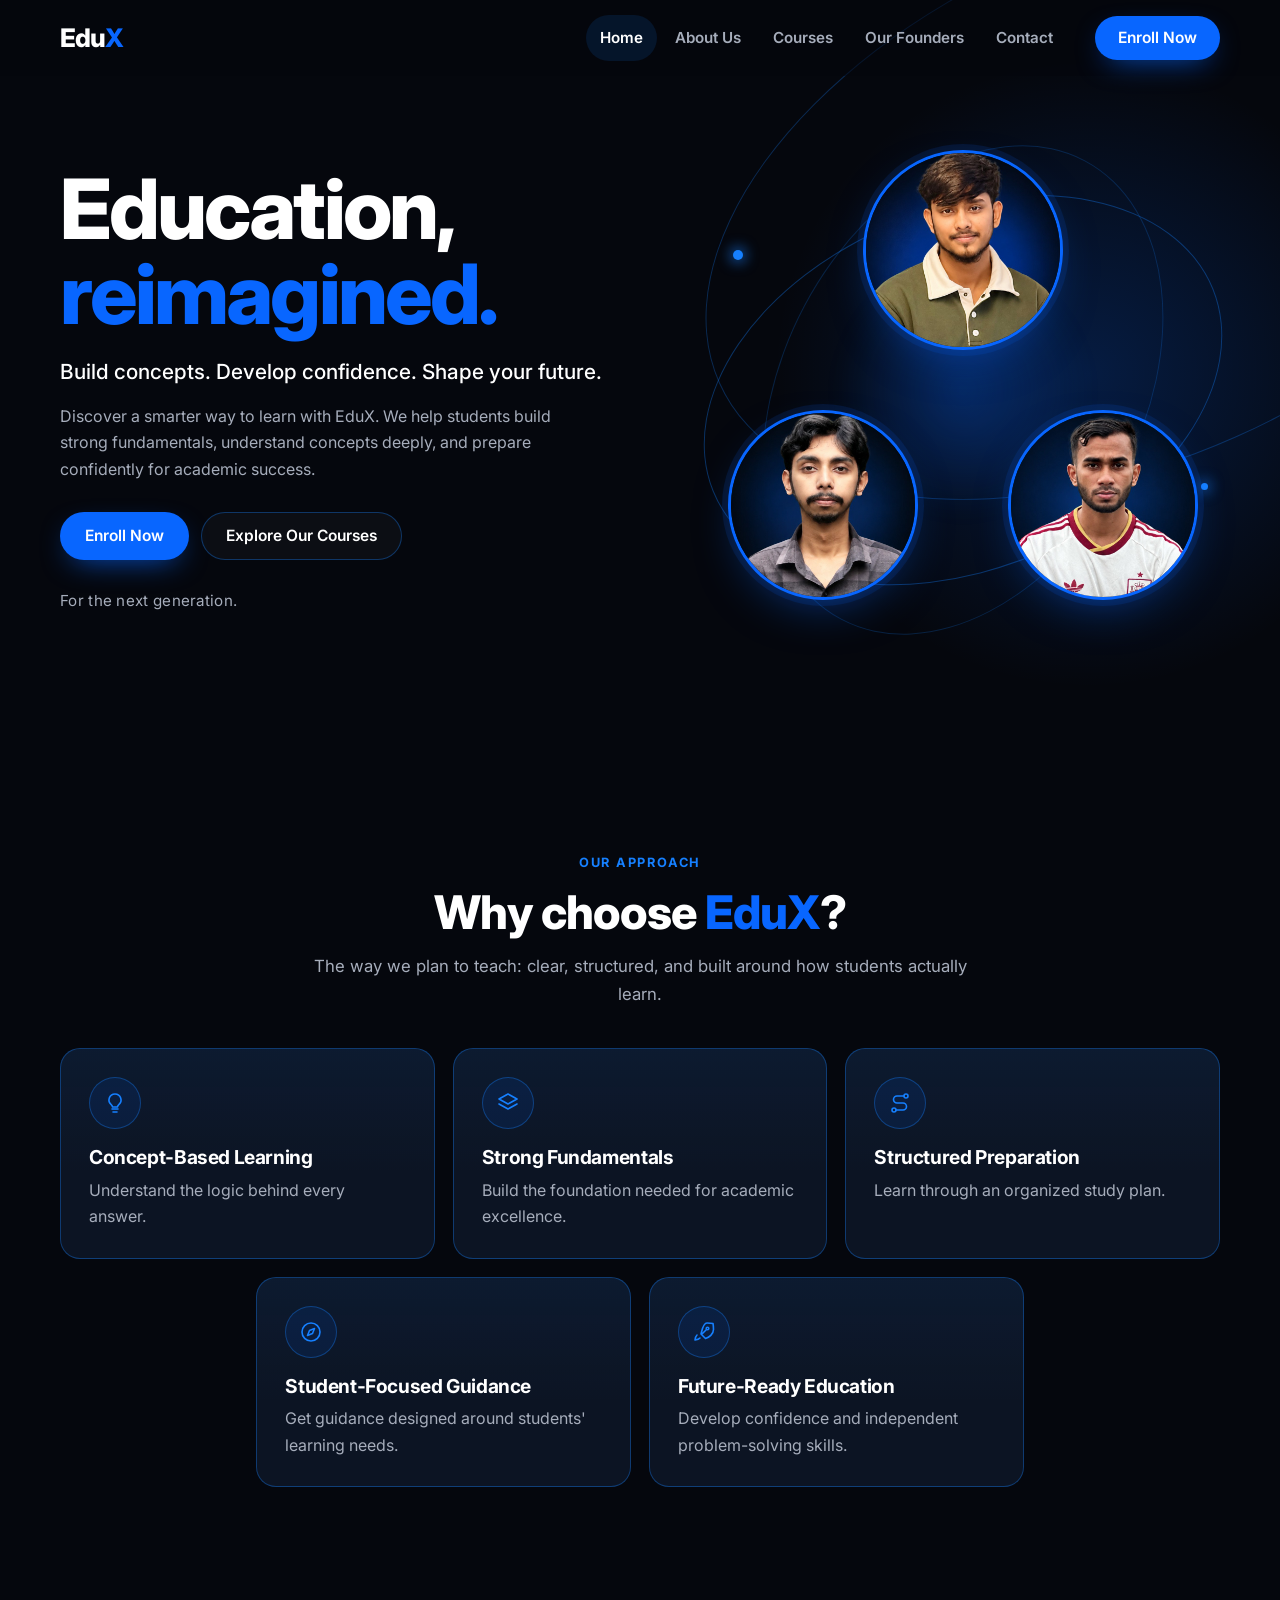
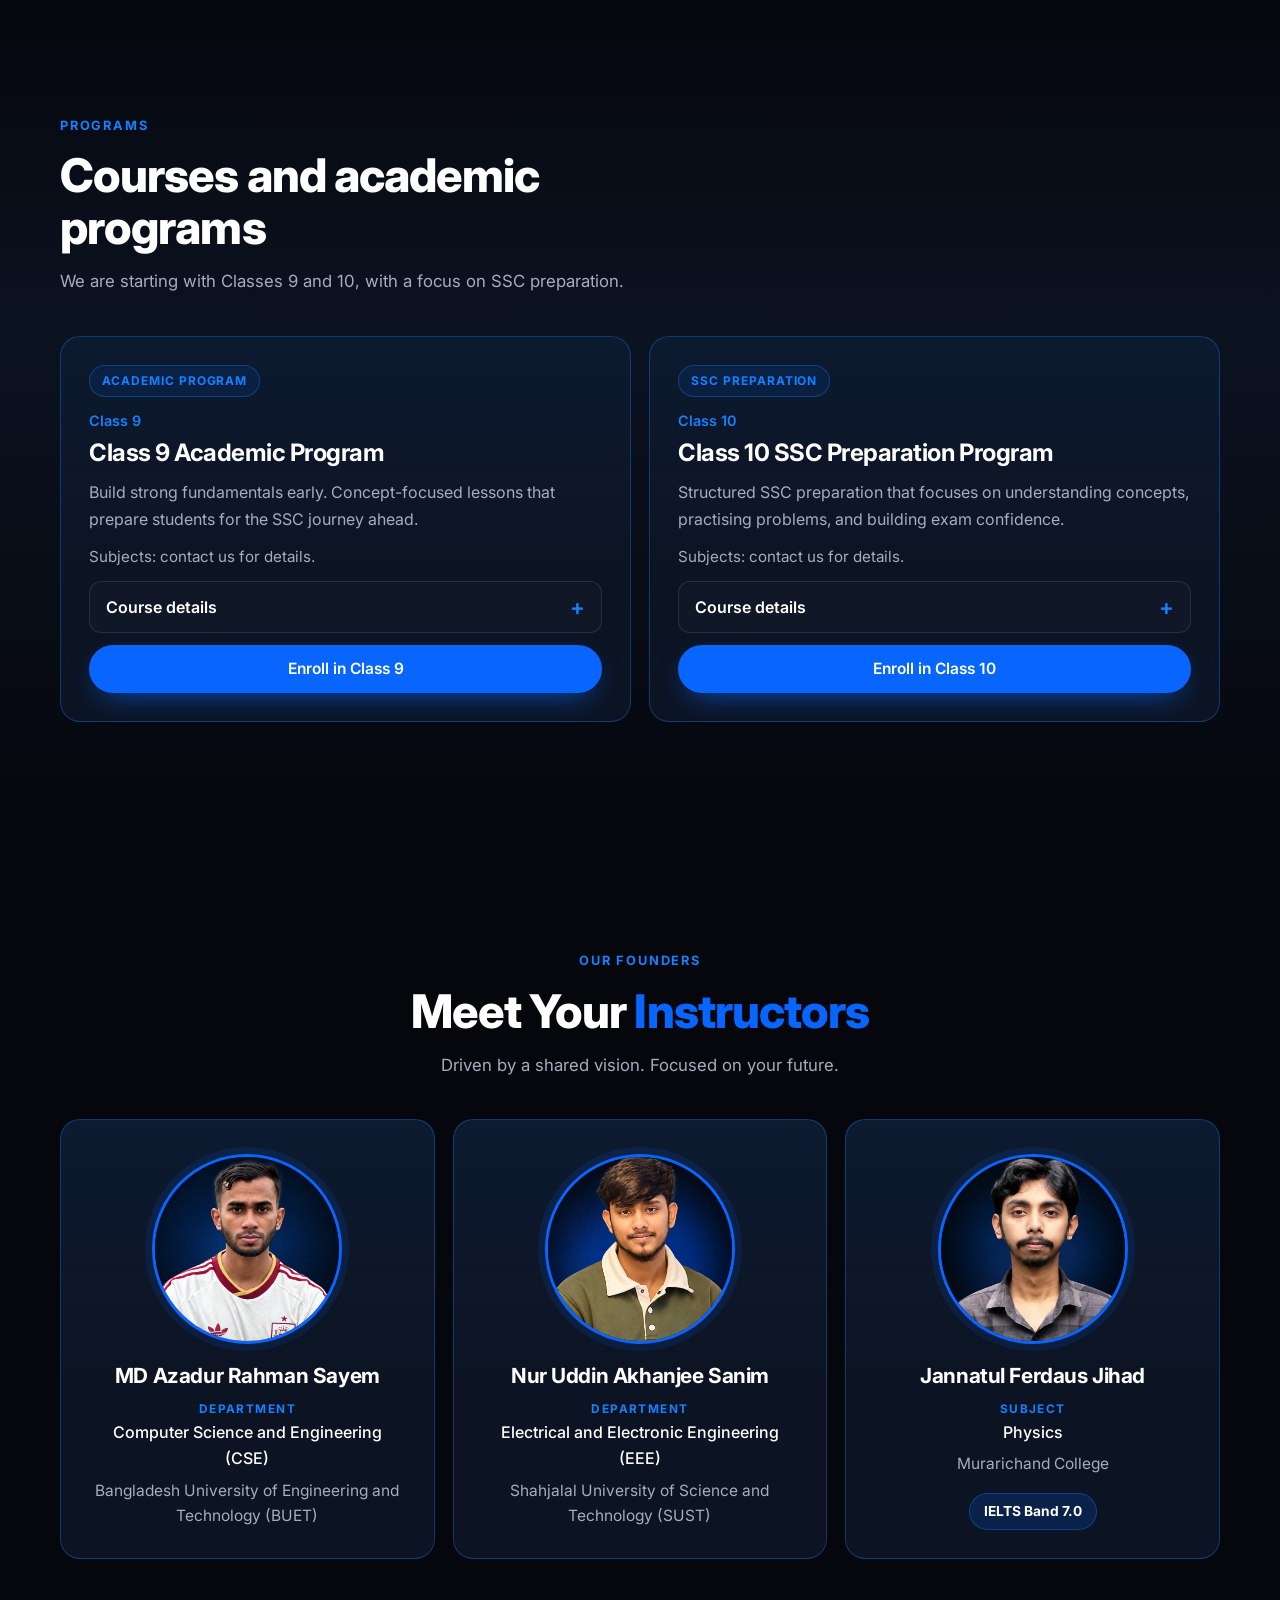
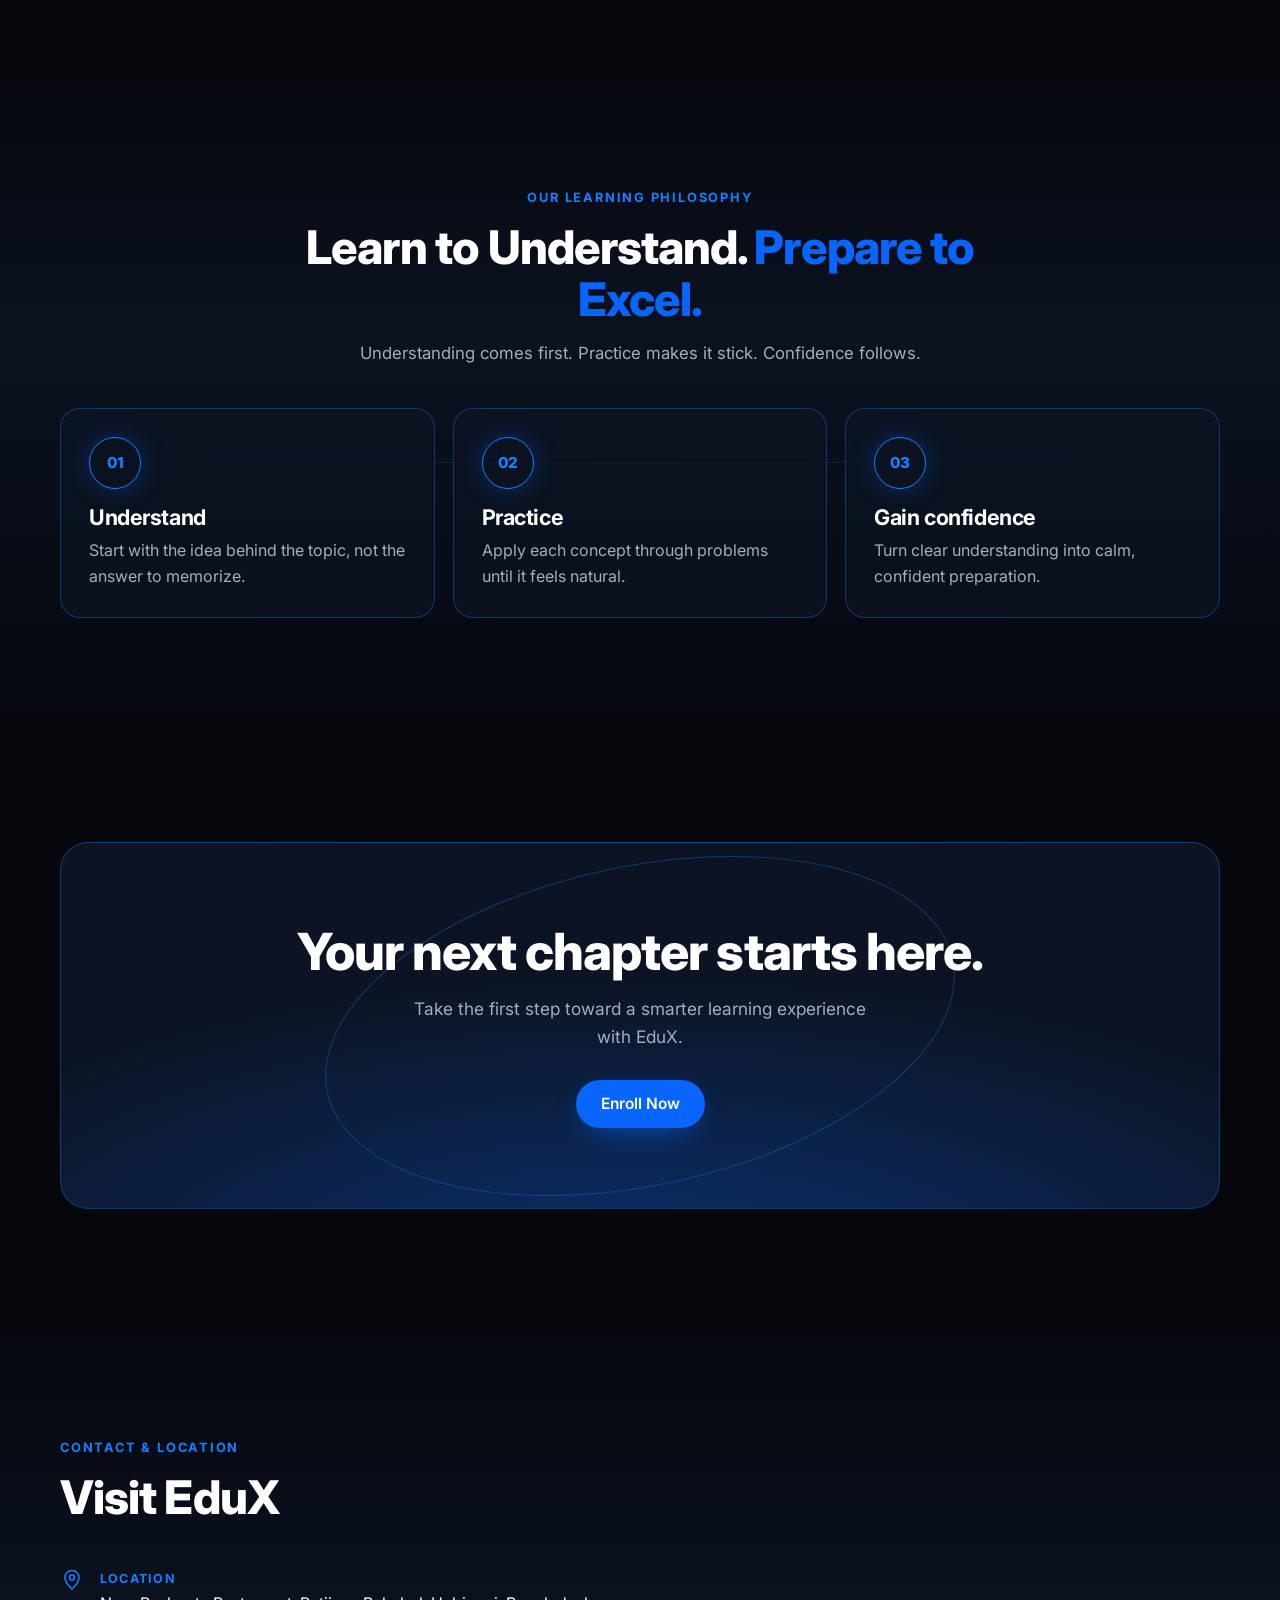
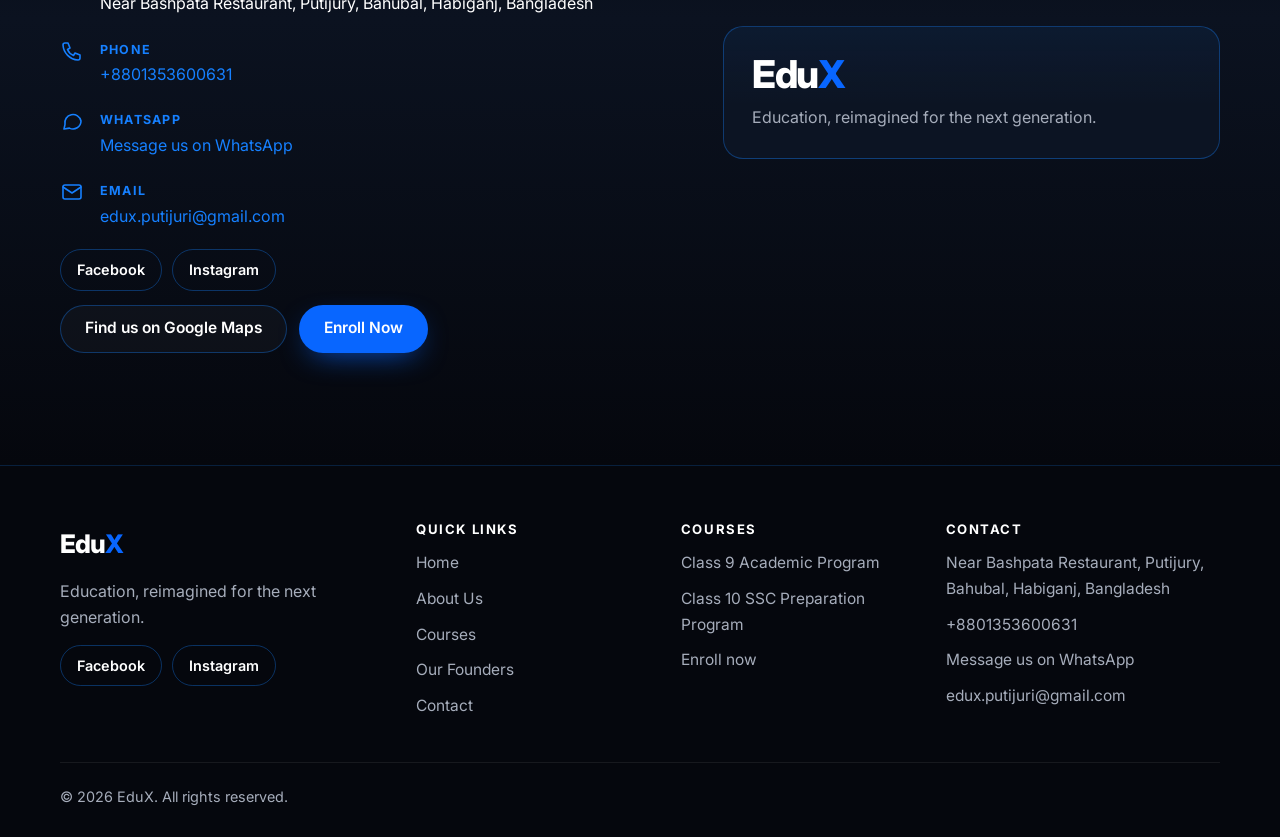
<file: index.html>
<!doctype html>
<html lang="en">
<head>
  <meta charset="utf-8">
  <meta name="viewport" content="width=device-width, initial-scale=1">
  <title>EduX — Education, reimagined for the next generation</title>
  <meta name="description" content="EduX is a modern, concept-focused coaching centre in Bahubal, Habiganj for Class 9 and Class 10 students preparing for SSC. Build concepts. Develop confidence. Shape your future.">
  <meta name="theme-color" content="#05070d">
  <link rel="icon" type="image/svg+xml" href="assets/icons/favicon.svg">

  <!-- Open Graph: after deploying, change og:image / og:url to full https:// addresses (see README) -->
  <meta property="og:type" content="website">
  <meta property="og:title" content="EduX — Education, reimagined for the next generation">
  <meta property="og:description" content="A modern, concept-focused coaching centre for Class 9 and 10 students in Bahubal, Habiganj.">
  <meta property="og:image" content="assets/images/edux-brand-overview.jpg">
  <meta name="twitter:card" content="summary_large_image">

  <link rel="preconnect" href="https://fonts.googleapis.com">
  <link rel="preconnect" href="https://fonts.gstatic.com" crossorigin>
  <link rel="stylesheet" href="https://fonts.googleapis.com/css2?family=Inter:wght@400;500;600;700;800&display=swap">
  <link rel="stylesheet" href="css/style.css">
  <link rel="stylesheet" href="css/responsive.css">
  <script>document.documentElement.classList.add('js');</script>
</head>
<body data-root="">
  <a class="skip-link" href="#main">Skip to main content</a>
  <header class="site-header" data-render="header"></header>

  <main id="main">
    <!-- A. HERO -->
    <section class="hero" aria-labelledby="hero-title">
      <div class="container hero__grid">
        <div class="hero__copy">
          <h1 id="hero-title">Education,<span>reimagined.</span></h1>
          <p class="hero__sub">Build concepts. Develop confidence. Shape your future.</p>
          <p class="hero__lead">Discover a smarter way to learn with EduX. We help students build strong fundamentals, understand concepts deeply, and prepare confidently for academic success.</p>
          <div class="hero__actions">
            <a class="btn btn-primary" data-href="enroll" href="pages/enroll.html">Enroll Now</a>
            <a class="btn btn-ghost" href="pages/courses.html" data-href="pages/courses.html">Explore Our Courses</a>
          </div>
          <p class="hero__tag">For the next generation.</p>
        </div>

        <div class="orbit" role="group" aria-label="EduX founders">
          <span class="orbit__ring orbit__ring--a" aria-hidden="true"></span>
          <span class="orbit__ring orbit__ring--b" aria-hidden="true"></span>
          <span class="orbit__glow" aria-hidden="true"></span>
          <span class="orbit__dot orbit__dot--1" aria-hidden="true"></span>
          <span class="orbit__dot orbit__dot--2" aria-hidden="true"></span>
          <div class="avatar avatar--1"><img src="assets/images/founder-sanim.jpg" alt="Nur Uddin Akhanjee Sanim, EduX co-founder" width="360" height="360" decoding="async"></div>
          <div class="avatar avatar--2"><img src="assets/images/founder-jihad.jpg" alt="Jannatul Ferdaus Jihad, EduX co-founder" width="360" height="360" decoding="async"></div>
          <div class="avatar avatar--3"><img src="assets/images/founder-sayem.jpg" alt="MD Azadur Rahman Sayem, EduX co-founder" width="360" height="360" decoding="async"></div>
        </div>
      </div>
    </section>

    <!-- B. WHY EDUX -->
    <section class="section" id="why" aria-labelledby="why-title">
      <div class="container">
        <div class="section__head section__head--center">
          <span class="eyebrow">Our approach</span>
          <h2 id="why-title">Why choose <span class="accent">EduX</span>?</h2>
          <p>The way we plan to teach: clear, structured, and built around how students actually learn.</p>
        </div>
        <div class="grid grid--why" data-render="why"></div>
      </div>
    </section>

    <!-- C. COURSES -->
    <section class="section section--alt" id="courses" aria-labelledby="courses-title">
      <div class="container">
        <div class="section__head">
          <span class="eyebrow">Programs</span>
          <h2 id="courses-title">Courses and academic programs</h2>
          <p>We are starting with Classes 9 and 10, with a focus on SSC preparation.</p>
        </div>
        <div class="grid grid--2" data-render="courses"></div>
      </div>
    </section>

    <!-- D. FOUNDERS -->
    <section class="section" id="founders" aria-labelledby="founders-title">
      <div class="container">
        <div class="section__head section__head--center">
          <span class="eyebrow">Our founders</span>
          <h2 id="founders-title">Meet Your <span class="accent">Instructors</span></h2>
          <p>Driven by a shared vision. Focused on your future.</p>
        </div>
        <div class="grid grid--founders" data-render="founders"></div>
      </div>
    </section>

    <!-- E. PHILOSOPHY -->
    <section class="section section--alt" id="philosophy" aria-labelledby="phil-title">
      <div class="container">
        <div class="section__head section__head--center">
          <span class="eyebrow">Our learning philosophy</span>
          <h2 id="phil-title">Learn to Understand. <span class="accent">Prepare to Excel.</span></h2>
          <p>Understanding comes first. Practice makes it stick. Confidence follows.</p>
        </div>
        <ol class="phil" data-render="philosophy"></ol>
      </div>
    </section>

    <!-- F. ENROLL CTA -->
    <section class="section" aria-labelledby="cta-title">
      <div class="container">
        <div class="cta reveal">
          <h2 id="cta-title">Your next chapter starts here.</h2>
          <p>Take the first step toward a smarter learning experience with EduX.</p>
          <a class="btn btn-primary" data-href="enroll" href="pages/enroll.html">Enroll Now</a>
        </div>
      </div>
    </section>

    <!-- G. CONTACT -->
    <section class="section section--alt" id="contact" aria-labelledby="contact-title">
      <div class="container contact">
        <div>
          <div class="section__head">
            <span class="eyebrow">Contact &amp; location</span>
            <h2 id="contact-title">Visit EduX</h2>
          </div>
          <div data-render="contact"></div>
        </div>
        <div class="card contact__panel reveal">
          <span data-brand-wordmark></span>
          <p data-tagline></p>
        </div>
      </div>
    </section>
  </main>

  <footer class="site-footer" data-render="footer"></footer>

  <script src="js/config.js"></script>
  <script src="js/main.js"></script>
</body>
</html>
</file>
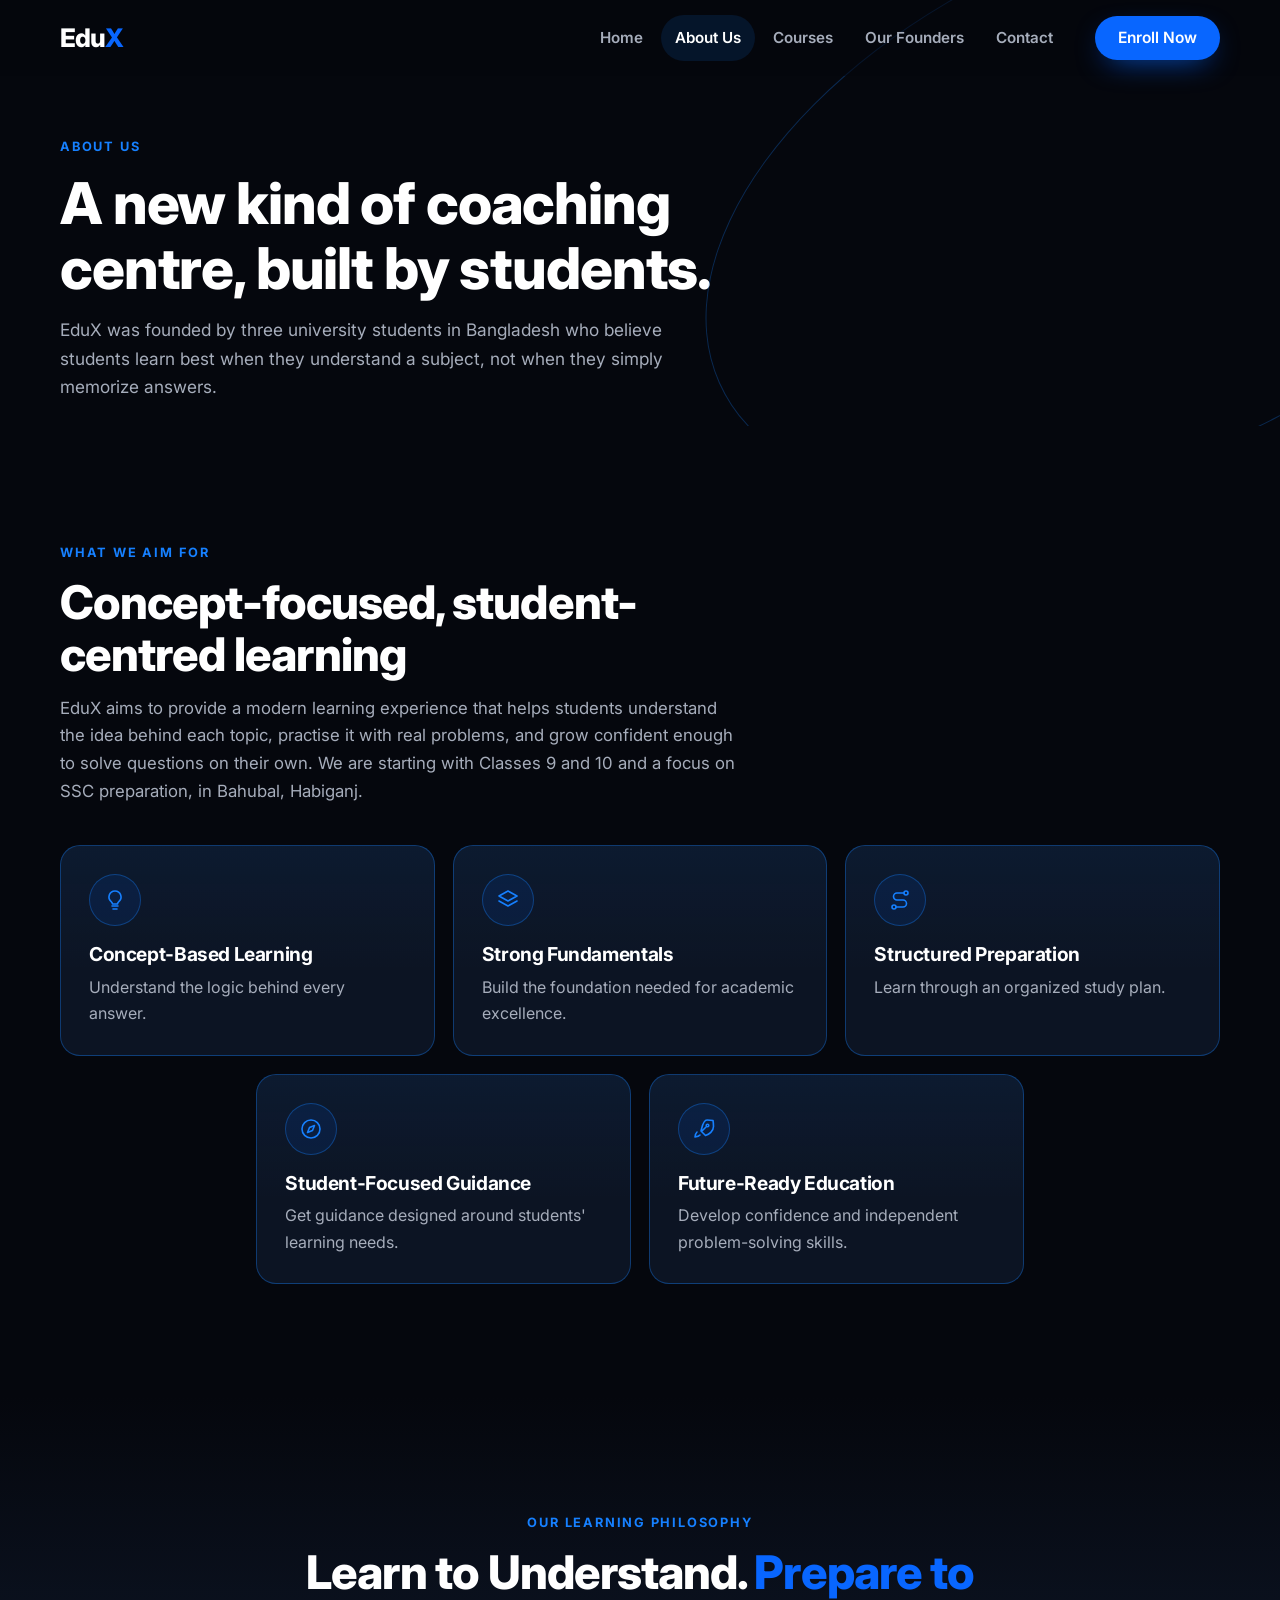
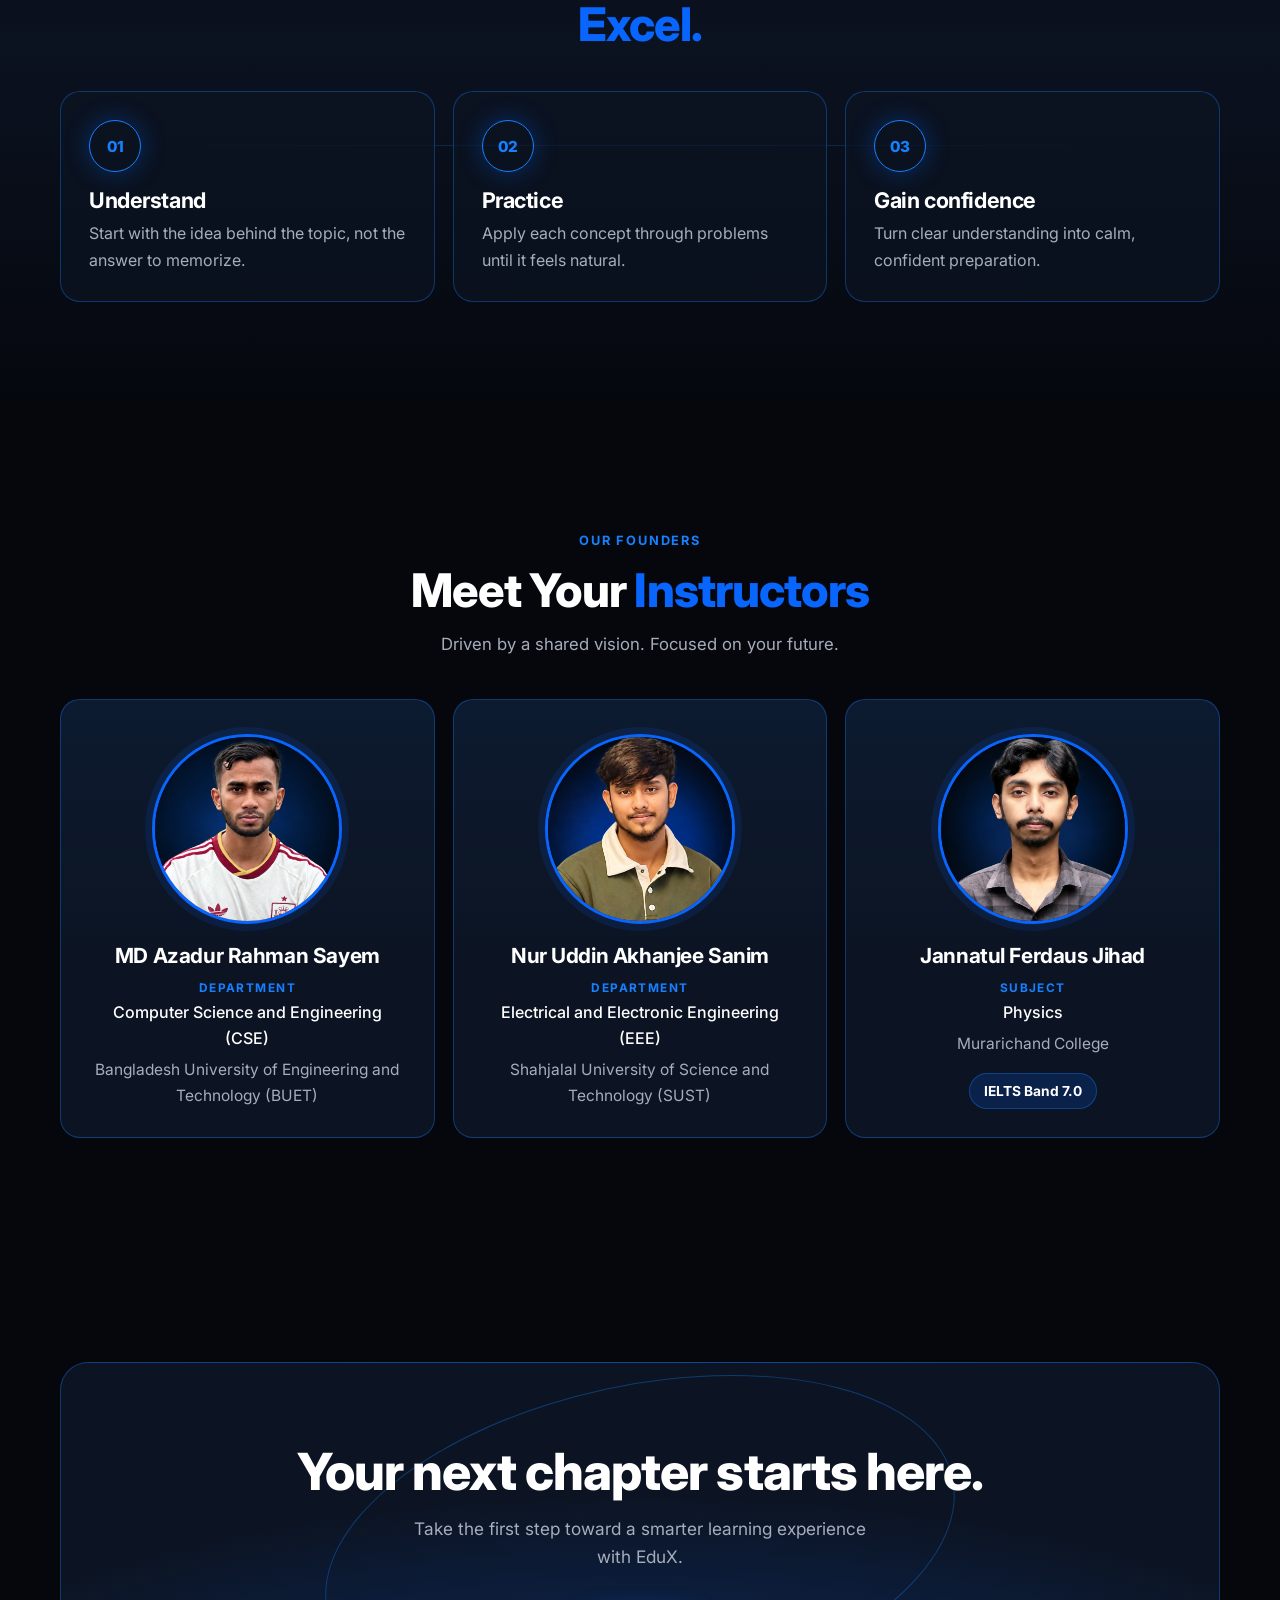
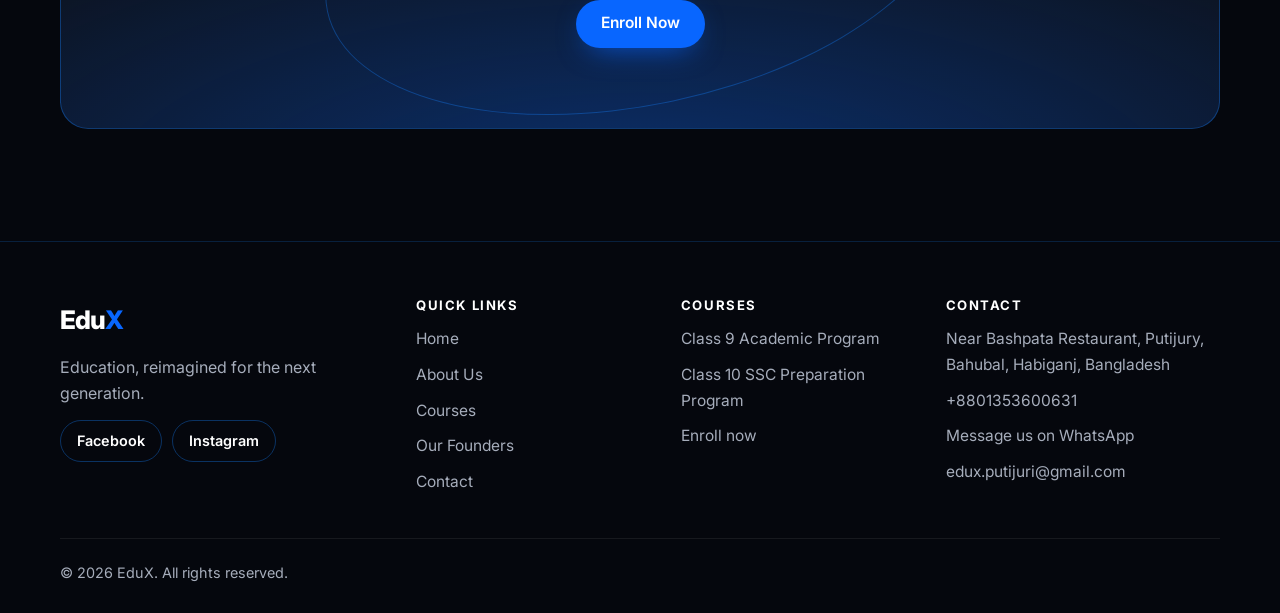
<file: pages/about.html>
<!doctype html>
<html lang="en">
<head>
  <meta charset="utf-8">
  <meta name="viewport" content="width=device-width, initial-scale=1">
  <title>About Us — EduX</title>
  <meta name="description" content="EduX is a next-generation coaching centre founded by three university students in Bahubal, Habiganj, built around concept-focused learning.">
  <meta name="theme-color" content="#05070d">
  <link rel="icon" type="image/svg+xml" href="../assets/icons/favicon.svg">
  <meta property="og:type" content="website">
  <meta property="og:title" content="About EduX">
  <meta property="og:description" content="A next-generation coaching centre founded by three university students.">
  <meta property="og:image" content="../assets/images/edux-brand-overview.jpg">
  <link rel="preconnect" href="https://fonts.googleapis.com">
  <link rel="preconnect" href="https://fonts.gstatic.com" crossorigin>
  <link rel="stylesheet" href="https://fonts.googleapis.com/css2?family=Inter:wght@400;500;600;700;800&display=swap">
  <link rel="stylesheet" href="../css/style.css">
  <link rel="stylesheet" href="../css/responsive.css">
  <script>document.documentElement.classList.add('js');</script>
</head>
<body data-root="../">
  <a class="skip-link" href="#main">Skip to main content</a>
  <header class="site-header" data-render="header"></header>

  <main id="main">
    <section class="page-hero">
      <div class="container">
        <span class="eyebrow">About us</span>
        <h1>A new kind of coaching centre, built by students.</h1>
        <p>EduX was founded by three university students in Bangladesh who believe students learn best when they understand a subject, not when they simply memorize answers.</p>
      </div>
    </section>

    <section class="section" aria-labelledby="mission-title">
      <div class="container">
        <div class="section__head">
          <span class="eyebrow">What we aim for</span>
          <h2 id="mission-title">Concept-focused, student-centred learning</h2>
          <p>EduX aims to provide a modern learning experience that helps students understand the idea behind each topic, practise it with real problems, and grow confident enough to solve questions on their own. We are starting with Classes 9 and 10 and a focus on SSC preparation, in Bahubal, Habiganj.</p>
        </div>
        <div class="grid grid--why" data-render="why"></div>
      </div>
    </section>

    <section class="section section--alt" aria-labelledby="phil-title">
      <div class="container">
        <div class="section__head section__head--center">
          <span class="eyebrow">Our learning philosophy</span>
          <h2 id="phil-title">Learn to Understand. <span class="accent">Prepare to Excel.</span></h2>
        </div>
        <ol class="phil" data-render="philosophy"></ol>
      </div>
    </section>

    <section class="section" id="founders" aria-labelledby="founders-title">
      <div class="container">
        <div class="section__head section__head--center">
          <span class="eyebrow">Our founders</span>
          <h2 id="founders-title">Meet Your <span class="accent">Instructors</span></h2>
          <p>Driven by a shared vision. Focused on your future.</p>
        </div>
        <div class="grid grid--founders" data-render="founders"></div>
      </div>
    </section>

    <section class="section" aria-labelledby="cta-title">
      <div class="container">
        <div class="cta reveal">
          <h2 id="cta-title">Your next chapter starts here.</h2>
          <p>Take the first step toward a smarter learning experience with EduX.</p>
          <a class="btn btn-primary" data-href="enroll" href="enroll.html">Enroll Now</a>
        </div>
      </div>
    </section>
  </main>

  <footer class="site-footer" data-render="footer"></footer>
  <script src="../js/config.js"></script>
  <script src="../js/main.js"></script>
</body>
</html>
</file>
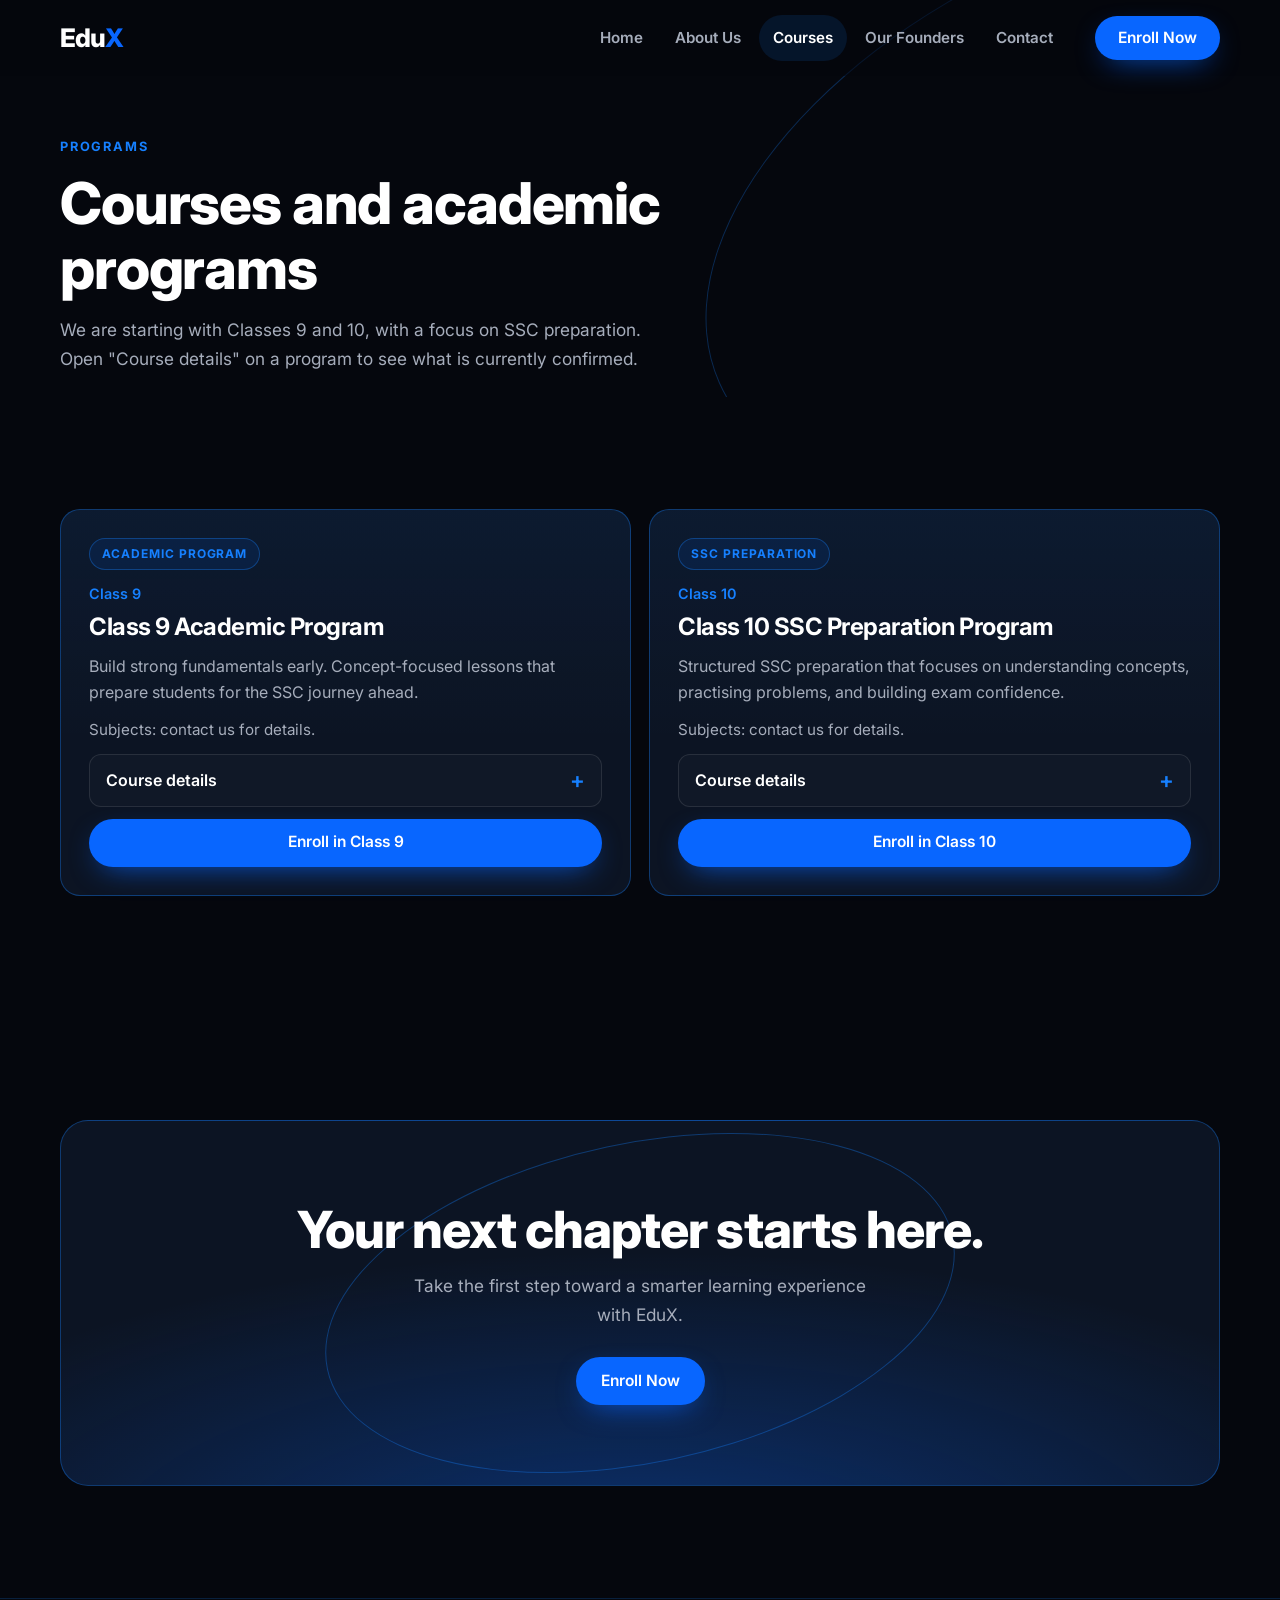
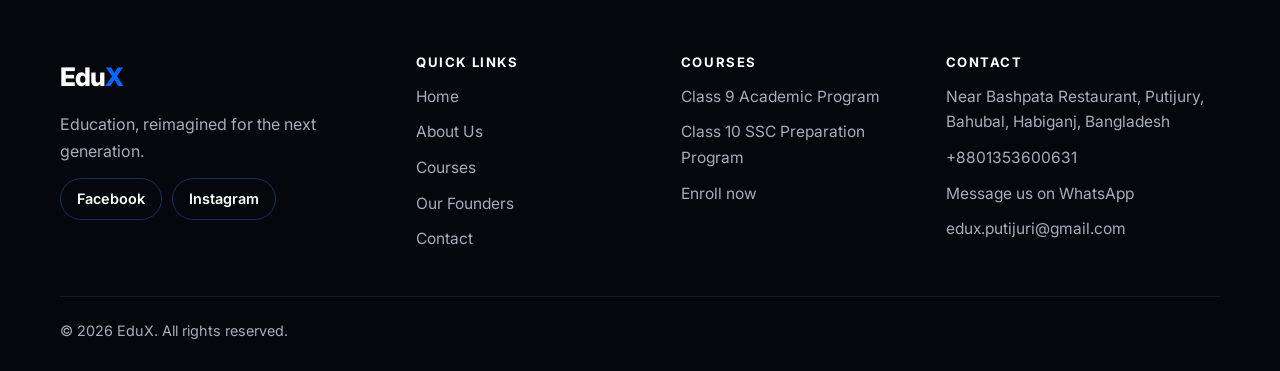
<file: pages/courses.html>
<!doctype html>
<html lang="en">
<head>
  <meta charset="utf-8">
  <meta name="viewport" content="width=device-width, initial-scale=1">
  <title>Courses — EduX</title>
  <meta name="description" content="EduX programs for Class 9 and Class 10 (SSC preparation) in Bahubal, Habiganj. Concept-focused learning with a structured study plan.">
  <meta name="theme-color" content="#05070d">
  <link rel="icon" type="image/svg+xml" href="../assets/icons/favicon.svg">
  <meta property="og:type" content="website">
  <meta property="og:title" content="EduX Courses">
  <meta property="og:description" content="Class 9 Academic Program and Class 10 SSC Preparation Program.">
  <meta property="og:image" content="../assets/images/edux-brand-overview.jpg">
  <link rel="preconnect" href="https://fonts.googleapis.com">
  <link rel="preconnect" href="https://fonts.gstatic.com" crossorigin>
  <link rel="stylesheet" href="https://fonts.googleapis.com/css2?family=Inter:wght@400;500;600;700;800&display=swap">
  <link rel="stylesheet" href="../css/style.css">
  <link rel="stylesheet" href="../css/responsive.css">
  <script>document.documentElement.classList.add('js');</script>
</head>
<body data-root="../">
  <a class="skip-link" href="#main">Skip to main content</a>
  <header class="site-header" data-render="header"></header>

  <main id="main">
    <section class="page-hero">
      <div class="container">
        <span class="eyebrow">Programs</span>
        <h1>Courses and academic programs</h1>
        <p>We are starting with Classes 9 and 10, with a focus on SSC preparation. Open "Course details" on a program to see what is currently confirmed.</p>
      </div>
    </section>

    <section class="section" aria-label="Available programs">
      <div class="container">
        <div class="grid grid--2" data-render="courses"></div>
      </div>
    </section>

    <section class="section" aria-labelledby="cta-title">
      <div class="container">
        <div class="cta reveal">
          <h2 id="cta-title">Your next chapter starts here.</h2>
          <p>Take the first step toward a smarter learning experience with EduX.</p>
          <a class="btn btn-primary" data-href="enroll" href="enroll.html">Enroll Now</a>
        </div>
      </div>
    </section>
  </main>

  <footer class="site-footer" data-render="footer"></footer>
  <script src="../js/config.js"></script>
  <script src="../js/main.js"></script>
</body>
</html>
</file>
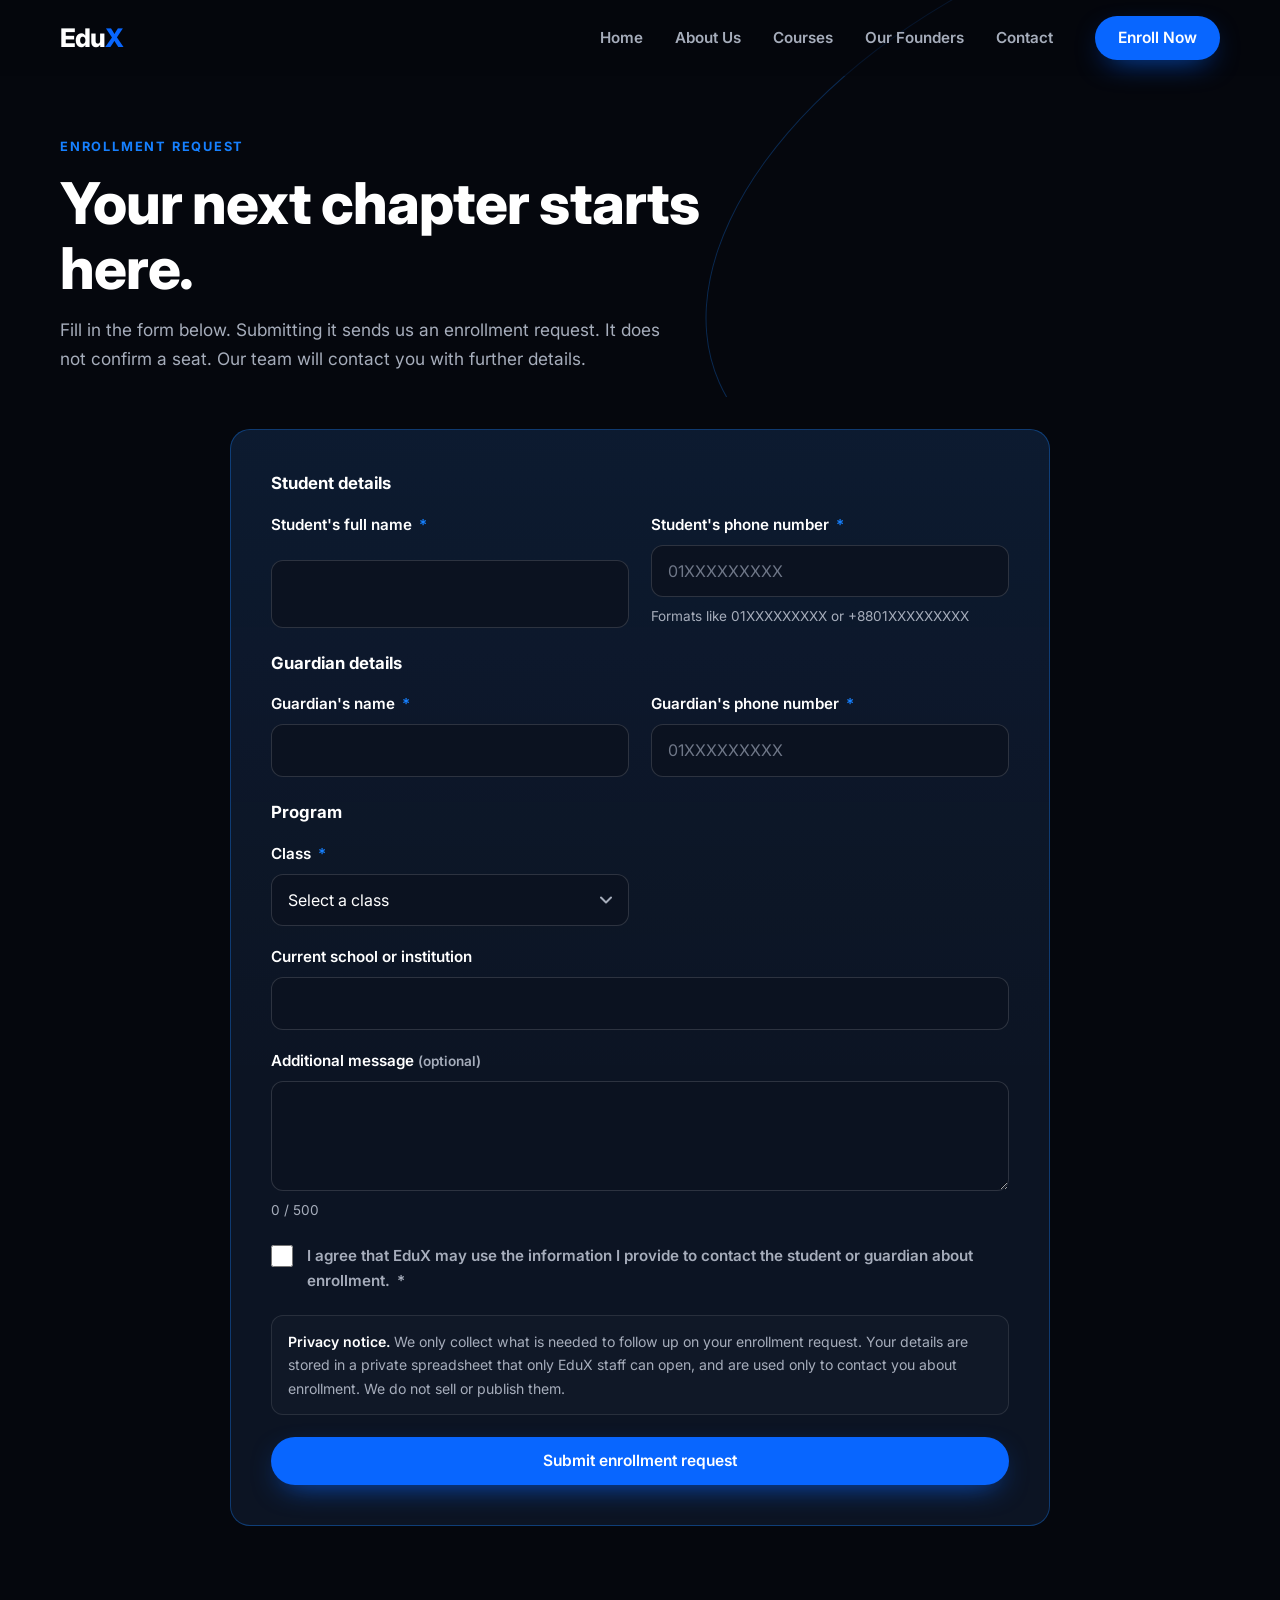
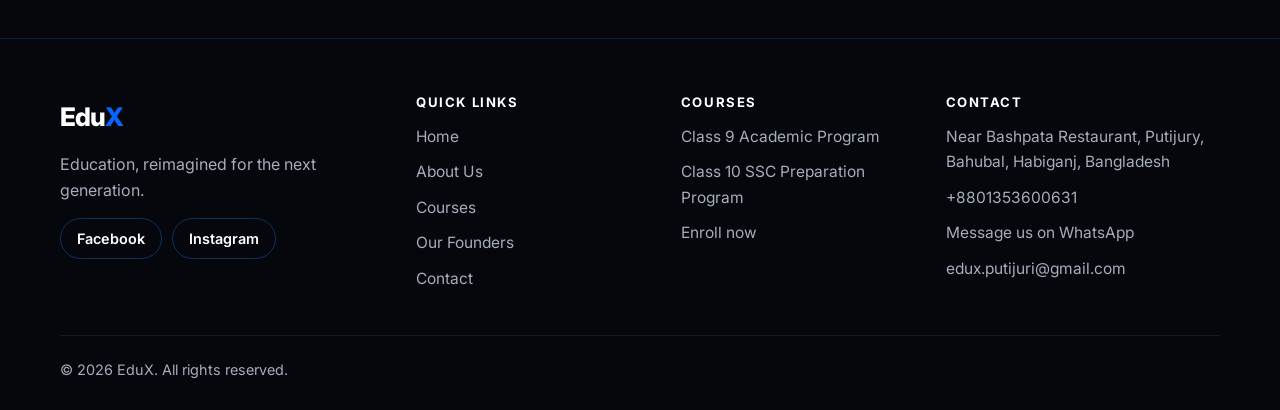
<file: pages/enroll.html>
<!doctype html>
<html lang="en">
<head>
  <meta charset="utf-8">
  <meta name="viewport" content="width=device-width, initial-scale=1">
  <title>Enroll — EduX</title>
  <meta name="description" content="Send an enrollment request to EduX for Class 9 or Class 10 in Bahubal, Habiganj. Our team will contact you with further details.">
  <meta name="theme-color" content="#05070d">
  <link rel="icon" type="image/svg+xml" href="../assets/icons/favicon.svg">
  <meta property="og:type" content="website">
  <meta property="og:title" content="Enroll with EduX">
  <meta property="og:description" content="Take the first step toward a smarter learning experience.">
  <meta property="og:image" content="../assets/images/edux-brand-overview.jpg">
  <link rel="preconnect" href="https://fonts.googleapis.com">
  <link rel="preconnect" href="https://fonts.gstatic.com" crossorigin>
  <link rel="stylesheet" href="https://fonts.googleapis.com/css2?family=Inter:wght@400;500;600;700;800&display=swap">
  <link rel="stylesheet" href="../css/style.css">
  <link rel="stylesheet" href="../css/responsive.css">
  <script>document.documentElement.classList.add('js');</script>
</head>
<body data-root="../">
  <a class="skip-link" href="#main">Skip to main content</a>
  <header class="site-header" data-render="header"></header>

  <main id="main">
    <section class="page-hero">
      <div class="container">
        <span class="eyebrow">Enrollment request</span>
        <h1>Your next chapter starts here.</h1>
        <p>Fill in the form below. Submitting it sends us an enrollment request. It does not confirm a seat. Our team will contact you with further details.</p>
      </div>
    </section>

    <section class="section" style="padding-top: 32px;">
      <div class="container" style="max-width: 820px;">
        <div class="card form-card" id="enroll-card">
          <form id="enroll-form" class="form" novalidate autocomplete="on" aria-describedby="privacy-note">
            <div id="form-alert" class="alert alert--error" role="alert" tabindex="-1" hidden></div>

            <fieldset>
              <legend>Student details</legend>
              <div class="form__row">
                <div class="field" data-field="studentName">
                  <label for="studentName">Student's full name <span class="req" aria-hidden="true">*</span></label>
                  <input class="input" id="studentName" name="studentName" type="text" autocomplete="name" maxlength="80" required aria-describedby="studentName-error">
                  <p class="error-msg" id="studentName-error"></p>
                </div>
                <div class="field" data-field="studentPhone">
                  <label for="studentPhone">Student's phone number <span class="req" aria-hidden="true">*</span></label>
                  <input class="input" id="studentPhone" name="studentPhone" type="tel" inputmode="tel" autocomplete="tel" placeholder="01XXXXXXXXX" maxlength="20" required aria-describedby="studentPhone-hint studentPhone-error">
                  <p class="hint" id="studentPhone-hint">Formats like 01XXXXXXXXX or +8801XXXXXXXXX</p>
                  <p class="error-msg" id="studentPhone-error"></p>
                </div>
              </div>
            </fieldset>

            <fieldset>
              <legend>Guardian details</legend>
              <div class="form__row">
                <div class="field" data-field="guardianName">
                  <label for="guardianName">Guardian's name <span class="req" aria-hidden="true">*</span></label>
                  <input class="input" id="guardianName" name="guardianName" type="text" autocomplete="off" maxlength="80" required aria-describedby="guardianName-error">
                  <p class="error-msg" id="guardianName-error"></p>
                </div>
                <div class="field" data-field="guardianPhone">
                  <label for="guardianPhone">Guardian's phone number <span class="req" aria-hidden="true">*</span></label>
                  <input class="input" id="guardianPhone" name="guardianPhone" type="tel" inputmode="tel" autocomplete="off" placeholder="01XXXXXXXXX" maxlength="20" required aria-describedby="guardianPhone-error">
                  <p class="error-msg" id="guardianPhone-error"></p>
                </div>
              </div>
            </fieldset>

            <fieldset>
              <legend>Program</legend>
              <div class="form__row">
                <div class="field" data-field="classLevel">
                  <label for="classLevel">Class <span class="req" aria-hidden="true">*</span></label>
                  <select class="select" id="classLevel" name="classLevel" required aria-describedby="classLevel-error">
                    <option value="">Select a class</option>
                  </select>
                  <p class="error-msg" id="classLevel-error"></p>
                </div>
                <div class="field" data-field="batch" id="batch-field" hidden>
                  <label for="batch">Preferred batch</label>
                  <select class="select" id="batch" name="batch" aria-describedby="batch-error">
                    <option value="">No preference</option>
                  </select>
                  <p class="error-msg" id="batch-error"></p>
                </div>
              </div>

              <div class="field" data-field="subjects" id="subjects-field" hidden>
                <span class="label" id="subjects-label">Preferred subjects</span>
                <div class="checks" id="subjects-list" role="group" aria-labelledby="subjects-label"></div>
                <p class="error-msg" id="subjects-error"></p>
              </div>

              <div class="field" data-field="school">
                <label for="school">Current school or institution</label>
                <input class="input" id="school" name="school" type="text" autocomplete="organization" maxlength="120" aria-describedby="school-error">
                <p class="error-msg" id="school-error"></p>
              </div>

              <div class="field" data-field="message">
                <label for="message">Additional message <span class="hint">(optional)</span></label>
                <textarea class="textarea" id="message" name="message" maxlength="500" aria-describedby="message-count message-error"></textarea>
                <p class="hint" id="message-count" aria-live="polite">0 / 500</p>
                <p class="error-msg" id="message-error"></p>
              </div>
            </fieldset>

            <!-- Honeypot: real people never see or fill this. Bots often do. -->
            <div class="hp" aria-hidden="true">
              <label for="website">Leave this field empty</label>
              <input id="website" name="website" type="text" tabindex="-1" autocomplete="off">
            </div>

            <div class="field" data-field="consent">
              <label class="check" for="consent">
                <input id="consent" name="consent" type="checkbox" required aria-describedby="consent-error">
                <span>I agree that EduX may use the information I provide to contact the student or guardian about enrollment. <span class="req" aria-hidden="true">*</span></span>
              </label>
              <p class="error-msg" id="consent-error"></p>
            </div>

            <p class="privacy" id="privacy-note"><strong>Privacy notice.</strong> We only collect what is needed to follow up on your enrollment request. Your details are stored in a private spreadsheet that only EduX staff can open, and are used only to contact you about enrollment. We do not sell or publish them.</p>

            <button class="btn btn-primary" id="submit-btn" type="submit">
              <span class="spinner" aria-hidden="true"></span>
              <span id="submit-label">Submit enrollment request</span>
            </button>
          </form>

          <div class="success" id="success-panel" role="status" tabindex="-1" hidden>
            <div class="success__mark" aria-hidden="true">
              <svg viewBox="0 0 24 24" width="36" height="36" fill="none" stroke="currentColor" stroke-width="2" stroke-linecap="round" stroke-linejoin="round"><path d="m5 12.5 4.5 4.5L19 7.5"/></svg>
            </div>
            <h2>Thank you for choosing EduX!</h2>
            <p>Your enrollment request has been received. Our team will contact you with further details.</p>
            <p class="success__ref" id="success-ref" hidden></p>
            <p><a class="btn btn-ghost" data-href="index.html" href="../index.html">Back to home</a></p>
          </div>
        </div>
      </div>
    </section>
  </main>

  <footer class="site-footer" data-render="footer"></footer>
  <script src="../js/config.js"></script>
  <script src="../js/main.js"></script>
  <script src="../js/enrollment.js"></script>
</body>
</html>
</file>
<file: css/style.css>
/* ==========================================================================
   EduX — base styles & components (mobile-first)
   Breakpoint adjustments live in responsive.css.
   ========================================================================== */

/* ---------- Design tokens (edit colours here) ---------- */
:root {
  --bg-primary: #05070d;
  --bg-secondary: #0b1220;
  --accent-blue: #0866ff;
  --accent-blue-light: #1680ff;
  --text-primary: #ffffff;
  --text-secondary: #a6adbb;
  --border-color: rgba(22, 128, 255, 0.35);
  --card-background: #0c1423;

  --danger: #ff6b7a;
  --success: #34d399;
  --radius: 20px;
  --radius-sm: 12px;
  --header-h: 68px;
  --font: 'Inter', system-ui, -apple-system, 'Segoe UI', Roboto, 'Noto Sans', 'Noto Sans Bengali', Arial, sans-serif;
  --glow: 0 18px 50px -20px rgba(8, 102, 255, 0.6);
  --ease: cubic-bezier(0.22, 0.61, 0.36, 1);
}

/* ---------- Reset / base ---------- */
*, *::before, *::after { box-sizing: border-box; }
html {
  scroll-behavior: smooth;
  scroll-padding-top: calc(var(--header-h) + 12px);
  -webkit-text-size-adjust: 100%;
  overflow-x: hidden;
}
body {
  margin: 0;
  background: var(--bg-primary);
  color: var(--text-primary);
  font-family: var(--font);
  font-size: 1rem;
  line-height: 1.65;
  overflow-x: hidden;
  overflow-x: clip;
  -webkit-font-smoothing: antialiased;
}
body.nav-open { overflow: hidden; }
img { max-width: 100%; height: auto; display: block; }
a { color: var(--accent-blue-light); text-decoration: none; }
a:hover { text-decoration: underline; }
h1, h2, h3, p, ul, ol, dl, dd { margin: 0; }
ul, ol { padding: 0; list-style: none; }
h1, h2, h3 { line-height: 1.12; letter-spacing: -0.02em; }
p { color: var(--text-secondary); }
strong { color: var(--text-primary); font-weight: 600; }
.muted { color: var(--text-secondary); }

:focus-visible { outline: 2px solid var(--accent-blue-light); outline-offset: 3px; border-radius: 6px; }
::selection { background: rgba(8, 102, 255, 0.45); }

.skip-link {
  position: absolute; left: 12px; top: -60px; z-index: 200;
  background: var(--accent-blue); color: #fff; padding: 10px 16px; border-radius: 10px; font-weight: 600;
}
.skip-link:focus { top: 12px; text-decoration: none; }

.container { width: min(100% - 40px, 1160px); margin-inline: auto; }
.icon { width: 24px; height: 24px; flex: none; }

/* ---------- Wordmark ---------- */
.wordmark { font-weight: 800; font-size: 1.6rem; letter-spacing: -0.04em; color: var(--text-primary); line-height: 1; }
.wordmark span { color: var(--accent-blue); }
.brand { display: inline-flex; align-items: center; min-height: 44px; }
.brand:hover { text-decoration: none; }
.brand__img { height: 32px; width: auto; }

/* ---------- Buttons ---------- */
.btn {
  display: inline-flex; align-items: center; justify-content: center; gap: 8px;
  min-height: 48px; padding: 12px 24px; border-radius: 999px;
  font: inherit; font-weight: 600; font-size: 0.97rem; line-height: 1.2; text-align: center;
  border: 1px solid transparent; cursor: pointer;
  transition: transform 0.25s var(--ease), box-shadow 0.25s var(--ease), background 0.25s var(--ease), border-color 0.25s var(--ease);
}
.btn:hover { text-decoration: none; transform: translateY(-2px); }
.btn:active { transform: translateY(0); }
.btn-primary { background: var(--accent-blue); color: #fff; box-shadow: 0 10px 30px -12px rgba(8, 102, 255, 0.9); }
.btn-primary:hover { background: #1a73ff; box-shadow: 0 14px 36px -10px rgba(8, 102, 255, 1); }
.btn-ghost { background: rgba(255, 255, 255, 0.03); color: var(--text-primary); border-color: var(--border-color); }
.btn-ghost:hover { border-color: var(--accent-blue-light); background: rgba(22, 128, 255, 0.1); }
.btn[disabled], .btn[aria-disabled='true'] { opacity: 0.65; cursor: not-allowed; transform: none; }

/* ---------- Header / nav ---------- */
.site-header {
  position: fixed; inset: 0 0 auto 0; z-index: 100; height: var(--header-h);
  background: rgba(5, 7, 13, 0.55);
  transition: background 0.3s var(--ease), border-color 0.3s var(--ease), backdrop-filter 0.3s;
  border-bottom: 1px solid transparent;
}
.site-header.is-scrolled {
  background: rgba(5, 7, 13, 0.88);
  -webkit-backdrop-filter: blur(14px); backdrop-filter: blur(14px);
  border-bottom-color: rgba(22, 128, 255, 0.18);
}
.nav { height: var(--header-h); display: flex; align-items: center; justify-content: space-between; gap: 16px; }
.nav-toggle {
  width: 46px; height: 46px; display: inline-flex; flex-direction: column; align-items: center; justify-content: center; gap: 5px;
  background: transparent; border: 1px solid var(--border-color); border-radius: 12px; cursor: pointer; padding: 0;
}
.nav-toggle__bar { width: 20px; height: 2px; background: #fff; border-radius: 2px; transition: transform 0.25s var(--ease), opacity 0.2s; }
.nav-toggle[aria-expanded='true'] .nav-toggle__bar:nth-child(1) { transform: translateY(7px) rotate(45deg); }
.nav-toggle[aria-expanded='true'] .nav-toggle__bar:nth-child(2) { opacity: 0; }
.nav-toggle[aria-expanded='true'] .nav-toggle__bar:nth-child(3) { transform: translateY(-7px) rotate(-45deg); }

/* mobile drawer (desktop overrides in responsive.css) */
.nav-menu {
  position: fixed; inset: var(--header-h) 0 0 0; background: rgba(5, 7, 13, 0.98);
  -webkit-backdrop-filter: blur(16px); backdrop-filter: blur(16px);
  padding: 24px 20px 40px; display: flex; flex-direction: column; gap: 24px; overflow-y: auto;
  visibility: hidden; opacity: 0; transform: translateY(-8px);
  transition: opacity 0.25s var(--ease), transform 0.25s var(--ease), visibility 0s linear 0.25s;
}
.nav-menu.is-open { visibility: visible; opacity: 1; transform: none; transition-delay: 0s; }
.nav-list { display: flex; flex-direction: column; }
.nav-list a {
  display: block; padding: 16px 4px; color: var(--text-primary); font-size: 1.15rem; font-weight: 600;
  border-bottom: 1px solid rgba(255, 255, 255, 0.07);
}
.nav-list a:hover { text-decoration: none; color: var(--accent-blue-light); }
.nav-list a[aria-current='page'] { color: var(--accent-blue-light); }

/* ---------- Sections ---------- */
main { display: block; }
.section { padding: 72px 0; position: relative; }
.section--alt { background: linear-gradient(180deg, var(--bg-primary), var(--bg-secondary) 40%, var(--bg-primary)); }
.section__head { max-width: 680px; margin-bottom: 40px; }
.section__head--center { margin-inline: auto; text-align: center; }
.eyebrow {
  display: inline-block; margin-bottom: 14px; font-size: 0.8rem; font-weight: 700;
  letter-spacing: 0.14em; text-transform: uppercase; color: var(--accent-blue-light);
}
.section__head h2 { font-size: clamp(1.9rem, 5.5vw, 2.9rem); font-weight: 800; }
.section__head p { margin-top: 14px; font-size: 1.05rem; }
.accent { color: var(--accent-blue); }

/* page hero for inner pages */
.page-hero { padding: calc(var(--header-h) + 56px) 0 24px; position: relative; overflow: hidden; }
.page-hero h1 { font-size: clamp(2.2rem, 7vw, 3.6rem); font-weight: 800; max-width: 760px; }
.page-hero p { margin-top: 16px; max-width: 620px; font-size: 1.08rem; }
.page-hero::before, .hero::before {
  content: ''; position: absolute; width: 900px; height: 520px; right: -300px; top: -60px;
  border: 1px solid var(--border-color); border-radius: 50%; transform: rotate(-24deg); pointer-events: none; opacity: 0.8;
}

/* ---------- Hero ---------- */
.hero { position: relative; padding: calc(var(--header-h) + 40px) 0 64px; overflow: hidden; isolation: isolate; }
.hero::after {
  content: ''; position: absolute; z-index: -1; inset: -10% -20% auto auto; width: 70%; aspect-ratio: 1;
  background: radial-gradient(closest-side, rgba(8, 102, 255, 0.22), transparent 70%); pointer-events: none;
}
.hero__grid { display: grid; gap: 40px; align-items: center; }
.hero h1 { font-size: clamp(2.7rem, 11vw, 5.2rem); font-weight: 800; letter-spacing: -0.035em; line-height: 1.02; }
.hero h1 span { display: block; color: var(--accent-blue); }
.hero__sub { margin-top: 18px; font-size: clamp(1.05rem, 3.4vw, 1.3rem); color: var(--text-primary); font-weight: 500; }
.hero__lead { margin-top: 14px; max-width: 540px; }
.hero__actions { margin-top: 30px; display: flex; flex-wrap: wrap; gap: 12px; }
.hero__actions .btn { flex: 1 1 200px; }
.hero__tag { margin-top: 28px; font-size: 0.95rem; color: var(--text-secondary); letter-spacing: 0.02em; }

/* orbit composition */
.orbit { position: relative; width: min(100%, 440px); aspect-ratio: 1; margin-inline: auto; }
.orbit__ring { position: absolute; border: 1px solid var(--border-color); border-radius: 50%; pointer-events: none; }
.orbit__ring--a { inset: 14% -4%; transform: rotate(-22deg); }
.orbit__ring--b { inset: -2% 14%; transform: rotate(28deg); opacity: 0.6; }
.orbit__glow { position: absolute; inset: 15%; background: radial-gradient(closest-side, rgba(8, 102, 255, 0.28), transparent 72%); filter: blur(10px); }
.orbit__dot { position: absolute; width: 10px; height: 10px; border-radius: 50%; background: var(--accent-blue-light); box-shadow: 0 0 14px 2px rgba(22, 128, 255, 0.8); }
.orbit__dot--1 { top: 22%; left: 4%; }
.orbit__dot--2 { bottom: 30%; right: 1%; width: 7px; height: 7px; }
.avatar {
  position: absolute; width: 38%; aspect-ratio: 1; border-radius: 50%; overflow: hidden;
  border: 3px solid var(--accent-blue); background: var(--bg-secondary);
  box-shadow: 0 0 0 6px rgba(8, 102, 255, 0.12), var(--glow);
}
.avatar img { width: 100%; height: 100%; object-fit: cover; object-position: center; }
.avatar--1 { top: 2%; left: 50%; width: 40%; margin-left: -20%; }
.avatar--2 { left: 3%; bottom: 8%; }
.avatar--3 { right: 3%; bottom: 8%; }
@keyframes float { 0%, 100% { translate: 0 0; } 50% { translate: 0 -8px; } }
.avatar { animation: float 7s ease-in-out infinite; }
.avatar--2 { animation-delay: -2.3s; }
.avatar--3 { animation-delay: -4.6s; }

/* ---------- Cards (shared) ---------- */
.card {
  background: linear-gradient(180deg, rgba(22, 128, 255, 0.06), rgba(22, 128, 255, 0) 60%), var(--card-background);
  border: 1px solid var(--border-color); border-radius: var(--radius); padding: 28px;
  transition: transform 0.35s var(--ease), border-color 0.35s var(--ease), box-shadow 0.35s var(--ease);
}
.card:hover { transform: translateY(-4px); border-color: var(--accent-blue-light); box-shadow: var(--glow); }
.grid { display: grid; gap: 18px; }

/* why */
.why__icon {
  width: 52px; height: 52px; display: inline-flex; align-items: center; justify-content: center; margin-bottom: 18px;
  border-radius: 50%; border: 1px solid var(--border-color); color: var(--accent-blue-light); background: rgba(8, 102, 255, 0.1);
}
.why h3 { font-size: 1.2rem; margin-bottom: 8px; }

/* courses */
.course { display: flex; flex-direction: column; gap: 12px; scroll-margin-top: calc(var(--header-h) + 20px); }
.badge {
  align-self: flex-start; padding: 5px 12px; font-size: 0.75rem; font-weight: 700; letter-spacing: 0.08em; text-transform: uppercase;
  color: var(--accent-blue-light); border: 1px solid var(--border-color); border-radius: 999px; background: rgba(8, 102, 255, 0.1);
}
.course__level { font-size: 0.9rem; color: var(--accent-blue-light); font-weight: 600; margin-bottom: -4px; }
.course h3 { font-size: 1.5rem; }
.course__subjects { font-size: 0.95rem; }
.course__more { border: 1px solid rgba(255, 255, 255, 0.1); border-radius: var(--radius-sm); background: rgba(255, 255, 255, 0.02); }
.course__more summary {
  cursor: pointer; padding: 12px 16px; font-weight: 600; color: var(--text-primary); list-style: none;
  display: flex; align-items: center; justify-content: space-between; min-height: 48px;
}
.course__more summary::-webkit-details-marker { display: none; }
.course__more summary::after { content: '+'; color: var(--accent-blue-light); font-size: 1.4rem; line-height: 1; transition: transform 0.25s var(--ease); }
.course__more[open] summary::after { transform: rotate(45deg); }
.course__more dl { padding: 4px 16px 16px; display: grid; gap: 12px; }
.course__more dt { font-size: 0.78rem; text-transform: uppercase; letter-spacing: 0.1em; color: var(--accent-blue-light); font-weight: 700; }
.course__more dd { color: var(--text-secondary); }
.course .btn { margin-top: auto; }

/* founders */
.founder { text-align: center; display: flex; flex-direction: column; align-items: center; gap: 6px; padding-top: 34px; }
.founder__photo {
  width: 168px; height: 168px; border-radius: 50%; overflow: hidden; margin-bottom: 14px;
  border: 3px solid var(--accent-blue); box-shadow: 0 0 0 7px rgba(8, 102, 255, 0.12);
  transition: box-shadow 0.35s var(--ease), transform 0.35s var(--ease);
  background: var(--bg-secondary);
}
.founder__photo img { width: 100%; height: 100%; object-fit: cover; object-position: center; }
.founder:hover .founder__photo { box-shadow: 0 0 0 9px rgba(22, 128, 255, 0.22), 0 0 40px rgba(8, 102, 255, 0.5); transform: scale(1.03); }
.founder h3 { font-size: 1.3rem; }
.founder__field { color: var(--text-primary); font-weight: 500; margin-top: 6px; }
.founder__field span { display: block; font-size: 0.74rem; letter-spacing: 0.12em; text-transform: uppercase; color: var(--accent-blue-light); font-weight: 700; }
.founder__inst { font-size: 0.97rem; }
.founder__cred {
  margin-top: 10px; padding: 6px 14px; border-radius: 999px; font-size: 0.86rem; font-weight: 700;
  color: var(--text-primary); background: rgba(8, 102, 255, 0.18); border: 1px solid var(--border-color);
}

/* philosophy */
.phil { display: grid; gap: 18px; counter-reset: none; position: relative; }
.phil__step { position: relative; padding: 28px; border-radius: var(--radius); border: 1px solid var(--border-color); background: rgba(12, 20, 35, 0.7); }
.phil__num {
  display: inline-flex; align-items: center; justify-content: center; width: 52px; height: 52px; margin-bottom: 16px;
  border-radius: 50%; border: 1px solid var(--accent-blue-light); color: var(--accent-blue-light); font-weight: 800; font-size: 0.95rem;
  box-shadow: 0 0 24px rgba(8, 102, 255, 0.35);
}
.phil__step h3 { font-size: 1.35rem; margin-bottom: 8px; }
.philosophy-visual { position: relative; }

/* CTA */
.cta {
  position: relative; overflow: hidden; text-align: center; padding: 56px 24px; border-radius: 28px; isolation: isolate;
  border: 1px solid var(--border-color);
  background: radial-gradient(120% 140% at 50% 120%, rgba(8, 102, 255, 0.35), transparent 60%), var(--card-background);
}
.cta::before {
  content: ''; position: absolute; z-index: -1; width: 640px; height: 320px; left: 50%; top: 50%; margin: -160px 0 0 -320px;
  border: 1px solid var(--border-color); border-radius: 50%; transform: rotate(-12deg);
}
.cta h2 { font-size: clamp(2rem, 6.5vw, 3.2rem); font-weight: 800; }
.cta p { margin: 14px auto 28px; max-width: 460px; font-size: 1.08rem; }

/* contact */
.contact { display: grid; gap: 28px; }
.contact__list { display: grid; gap: 18px; margin-bottom: 20px; }
.contact__item { display: flex; gap: 16px; align-items: flex-start; }
.contact__item .icon { color: var(--accent-blue-light); margin-top: 4px; }
.contact__label { font-size: 0.78rem; text-transform: uppercase; letter-spacing: 0.1em; color: var(--accent-blue-light); font-weight: 700; }
.contact__item p { color: var(--text-primary); }
.contact__note { margin-bottom: 20px; font-size: 0.95rem; }
.contact__actions { display: flex; flex-wrap: wrap; gap: 12px; margin-top: 8px; }
.contact__actions .btn { flex: 1 1 200px; }
.contact__panel { display: flex; flex-direction: column; gap: 8px; justify-content: center; }
.contact__panel .wordmark { font-size: 2.4rem; }
.chips { display: flex; flex-wrap: wrap; gap: 10px; margin: 14px 0; }
.chip { display: inline-block; padding: 8px 16px; border: 1px solid var(--border-color); border-radius: 999px; color: var(--text-primary); font-size: 0.9rem; font-weight: 600; }
.chip:hover { text-decoration: none; background: rgba(22, 128, 255, 0.14); }

/* ---------- Footer ---------- */
.site-footer { border-top: 1px solid rgba(22, 128, 255, 0.2); padding: 56px 0 0; background: var(--bg-primary); }
.footer__grid { display: grid; gap: 36px; }
.footer__brand p { margin-top: 12px; max-width: 320px; }
.footer__title { font-size: 0.82rem; text-transform: uppercase; letter-spacing: 0.12em; color: var(--text-primary); margin-bottom: 14px; }
.footer__list { display: grid; gap: 10px; }
.footer__list a, .footer__list li { color: var(--text-secondary); font-size: 0.97rem; }
.footer__list a:hover { color: var(--text-primary); }
.footer__bar { margin-top: 44px; padding: 22px 0 28px; border-top: 1px solid rgba(255, 255, 255, 0.07); font-size: 0.9rem; }

/* ---------- Forms (enrollment) ---------- */
.form-card { padding: 28px 22px; }
.form { display: grid; gap: 22px; }
.form__row { display: grid; gap: 22px; }
.form fieldset { border: 0; padding: 0; margin: 0; min-width: 0; display: grid; gap: 18px; }
.form legend { font-weight: 700; font-size: 1.05rem; color: var(--text-primary); margin-bottom: 14px; padding: 0; }
.field { display: grid; gap: 8px; }
.field label, .field .label { font-weight: 600; font-size: 0.95rem; color: var(--text-primary); }
.req { color: var(--accent-blue-light); margin-left: 3px; }
.hint { font-size: 0.85rem; color: var(--text-secondary); }
.input, .select, .textarea {
  width: 100%; min-height: 50px; padding: 12px 16px; font: inherit; font-size: 1rem; /* 16px avoids iOS zoom */
  color: var(--text-primary); background: var(--bg-secondary);
  border: 1px solid rgba(255, 255, 255, 0.14); border-radius: var(--radius-sm);
  transition: border-color 0.2s, box-shadow 0.2s; -webkit-appearance: none; appearance: none;
}
.select {
  background-image: url("data:image/svg+xml,%3Csvg xmlns='http://www.w3.org/2000/svg' width='12' height='8' fill='none' stroke='%23a6adbb' stroke-width='2' stroke-linecap='round' stroke-linejoin='round'%3E%3Cpath d='m1 1.5 5 5 5-5'/%3E%3C/svg%3E");
  background-repeat: no-repeat; background-position: right 16px center; padding-right: 44px;
}
.select option { background: var(--bg-secondary); color: var(--text-primary); }
.textarea { min-height: 110px; resize: vertical; }
.input::placeholder, .textarea::placeholder { color: #6f7788; }
.input:focus, .select:focus, .textarea:focus { outline: none; border-color: var(--accent-blue-light); box-shadow: 0 0 0 3px rgba(22, 128, 255, 0.28); }
.field.has-error .input, .field.has-error .select, .field.has-error .textarea { border-color: var(--danger); }
.error-msg { color: var(--danger); font-size: 0.88rem; min-height: 0; display: none; }
.field.has-error .error-msg { display: block; }
.check { display: grid; grid-template-columns: 24px 1fr; gap: 12px; align-items: start; cursor: pointer; }
.check input { width: 22px; height: 22px; margin: 2px 0 0; accent-color: var(--accent-blue); }
.check span { color: var(--text-secondary); font-size: 0.95rem; }
.checks { display: grid; gap: 12px; }
.checks .check { padding: 12px 14px; border: 1px solid rgba(255, 255, 255, 0.1); border-radius: var(--radius-sm); min-height: 48px; align-items: center; }
.checks .check span { color: var(--text-primary); }
.hp { position: absolute !important; left: -9999px !important; width: 1px; height: 1px; overflow: hidden; }
.privacy { font-size: 0.88rem; padding: 14px 16px; border-radius: var(--radius-sm); border: 1px solid rgba(255, 255, 255, 0.1); background: rgba(255, 255, 255, 0.02); }
.alert { padding: 14px 16px; border-radius: var(--radius-sm); border: 1px solid; font-size: 0.95rem; }
.alert[hidden] { display: none; }
.alert--error { color: #ffd5da; background: rgba(255, 107, 122, 0.1); border-color: rgba(255, 107, 122, 0.5); }
.alert--info { color: #cfe2ff; background: rgba(22, 128, 255, 0.1); border-color: var(--border-color); }
.alert strong { color: inherit; }
.spinner {
  width: 18px; height: 18px; border-radius: 50%; border: 2px solid rgba(255, 255, 255, 0.35); border-top-color: #fff;
  animation: spin 0.8s linear infinite; display: none;
}
.is-loading .spinner { display: inline-block; }
@keyframes spin { to { transform: rotate(360deg); } }
.success { text-align: center; padding: 20px 6px; }
.success__mark {
  width: 76px; height: 76px; margin: 0 auto 20px; border-radius: 50%; display: flex; align-items: center; justify-content: center;
  border: 2px solid var(--accent-blue); color: var(--accent-blue-light); box-shadow: 0 0 40px rgba(8, 102, 255, 0.45);
}
.success h2 { font-size: clamp(1.6rem, 5vw, 2.2rem); margin-bottom: 12px; }
.success p { max-width: 520px; margin-inline: auto; }
.success__ref { margin: 20px auto 0; display: inline-block; padding: 8px 16px; border-radius: 999px; border: 1px solid var(--border-color); color: var(--text-primary); font-weight: 600; }
.success .btn { margin-top: 24px; }

/* ---------- Reveal animation ---------- */
.js .reveal { opacity: 0; transform: translateY(18px); transition: opacity 0.7s var(--ease), transform 0.7s var(--ease); }
.js .reveal.is-in { opacity: 1; transform: none; }

/* ---------- Reduced motion ---------- */
@media (prefers-reduced-motion: reduce) {
  html { scroll-behavior: auto; }
  *, *::before, *::after { animation: none !important; transition-duration: 0.01ms !important; }
  .js .reveal { opacity: 1; transform: none; }
}

/* Make the HTML `hidden` attribute always win over component display rules */
[hidden] { display: none !important; }
</file>
<file: css/responsive.css>
/* ==========================================================================
   EduX — responsive adjustments (mobile-first: base styles are phone-sized)
   ========================================================================== */

/* Small phones */
@media (max-width: 380px) {
  .container { width: min(100% - 28px, 1160px); }
  .card { padding: 22px; }
  .founder__photo { width: 148px; height: 148px; }
  .hero h1 { font-size: 2.5rem; }
}

/* Large phones / small tablets */
@media (min-width: 640px) {
  .section { padding: 96px 0; }
  .grid--2, .grid--why, .grid--founders, .phil { grid-template-columns: repeat(2, 1fr); }
  .form__row { grid-template-columns: 1fr 1fr; }
  .checks { grid-template-columns: repeat(2, 1fr); }
  .footer__grid { grid-template-columns: 1.4fr 1fr 1fr 1.2fr; }
  .hero__actions .btn { flex: 0 0 auto; }
  .contact__actions .btn { flex: 0 0 auto; }
  .form-card { padding: 40px; }
}

/* Tablets / small laptops: desktop navigation + two-column hero */
@media (min-width: 900px) {
  :root { --header-h: 76px; }
  .nav-toggle { display: none; }
  .nav-menu {
    position: static; inset: auto; background: transparent; padding: 0; flex-direction: row; align-items: center; gap: 28px;
    overflow: visible; visibility: visible; opacity: 1; transform: none; -webkit-backdrop-filter: none; backdrop-filter: none;
  }
  .nav-list { flex-direction: row; gap: 4px; }
  .nav-list a { padding: 10px 14px; font-size: 0.95rem; border: 0; border-radius: 999px; color: var(--text-secondary); }
  .nav-list a:hover, .nav-list a[aria-current='page'] { color: var(--text-primary); background: rgba(22, 128, 255, 0.12); }
  .nav-cta { min-height: 44px; padding: 10px 22px; }

  .hero { padding: calc(var(--header-h) + 64px) 0 96px; }
  .hero__grid { grid-template-columns: 1.15fr 1fr; gap: 56px; }
  .grid--why { grid-template-columns: repeat(6, 1fr); }
  .grid--why .why { grid-column: span 2; }
  .grid--why .why:nth-child(4) { grid-column: 2 / span 2; }
  .grid--why .why:nth-child(5) { grid-column: 4 / span 2; }
  .grid--founders { grid-template-columns: repeat(3, 1fr); }
  .phil { grid-template-columns: repeat(3, 1fr); }
  .phil::before {
    content: ''; position: absolute; left: 8%; right: 8%; top: 54px; height: 1px; background: linear-gradient(90deg, transparent, var(--border-color), transparent);
  }
  .contact { grid-template-columns: 1.1fr 0.9fr; gap: 56px; align-items: center; }
  .cta { padding: 80px 40px; }
}

/* Laptops / desktops */
@media (min-width: 1100px) {
  .section { padding: 112px 0; }
  .founder__photo { width: 190px; height: 190px; }
  .orbit { width: min(100%, 500px); }
}

/* Short landscape phones: keep the drawer usable */
@media (max-height: 520px) and (max-width: 899px) {
  .nav-list a { padding: 10px 4px; }
}
</file>
